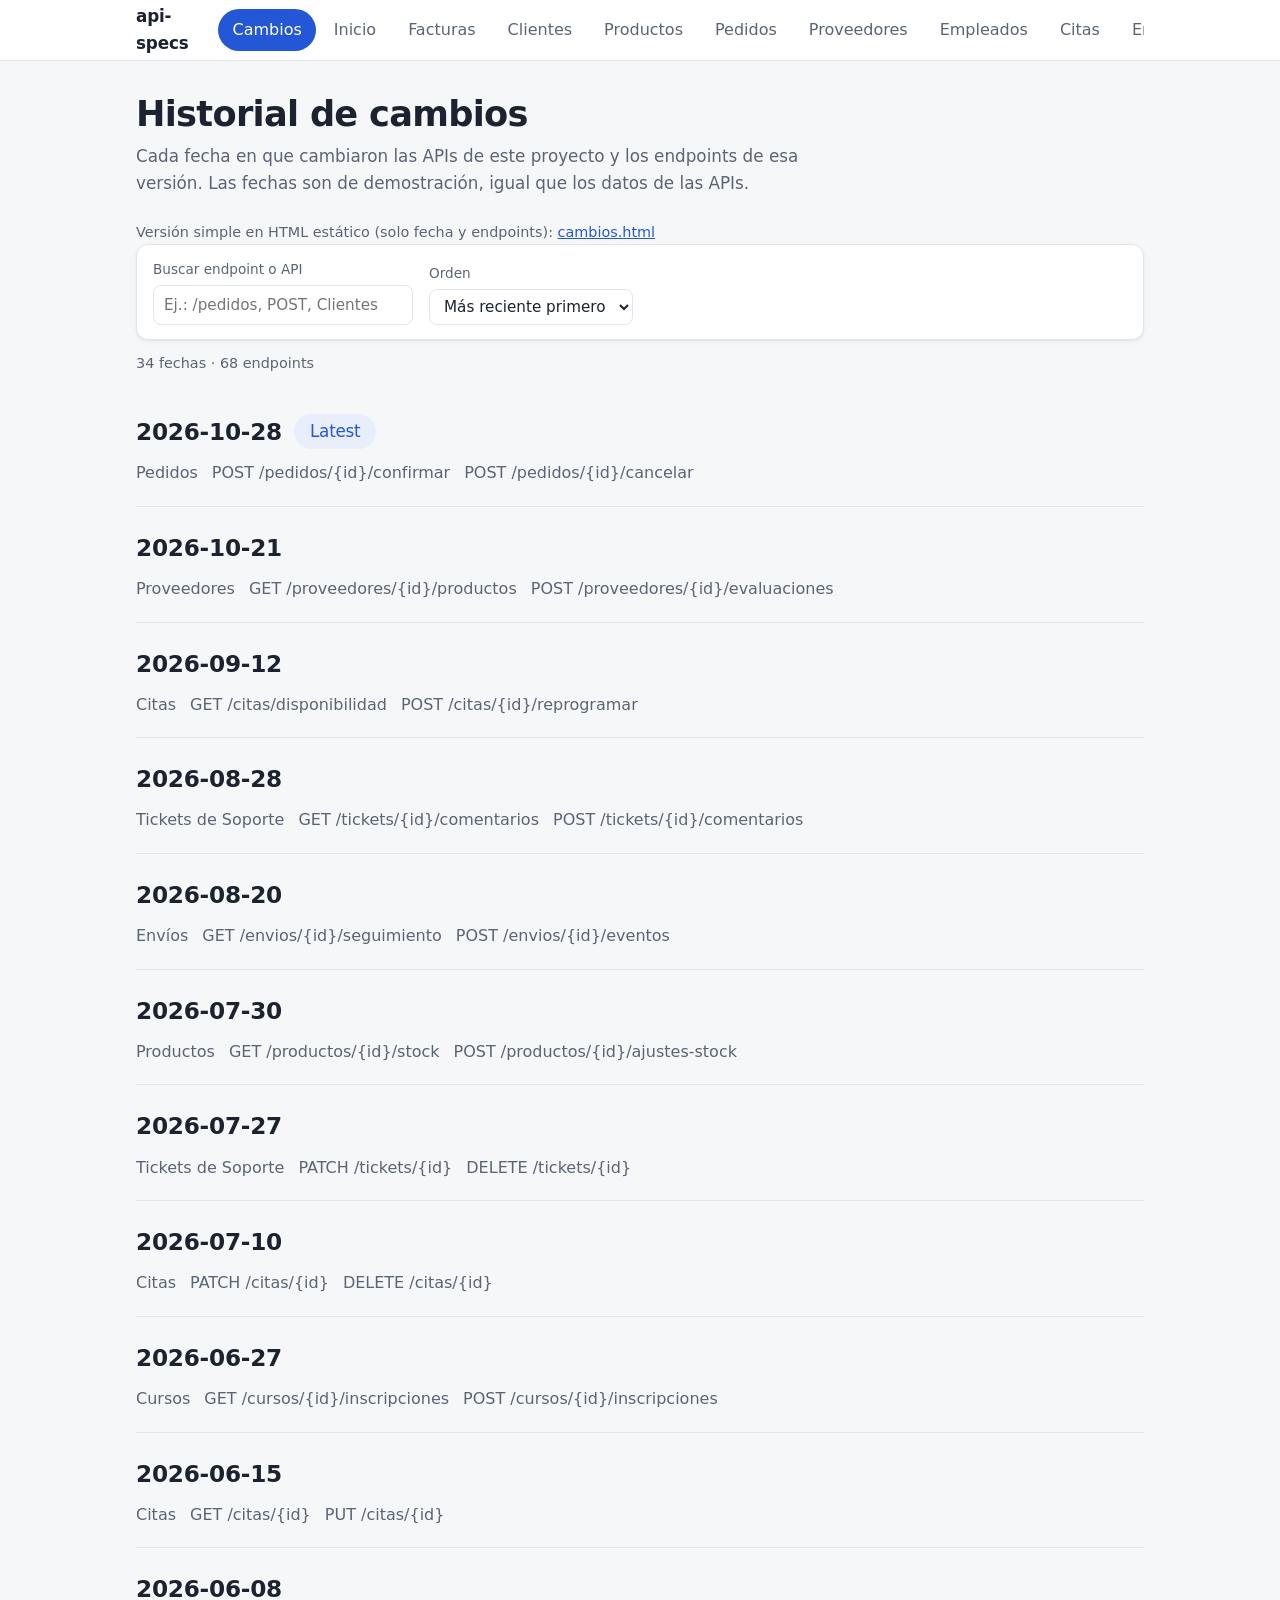
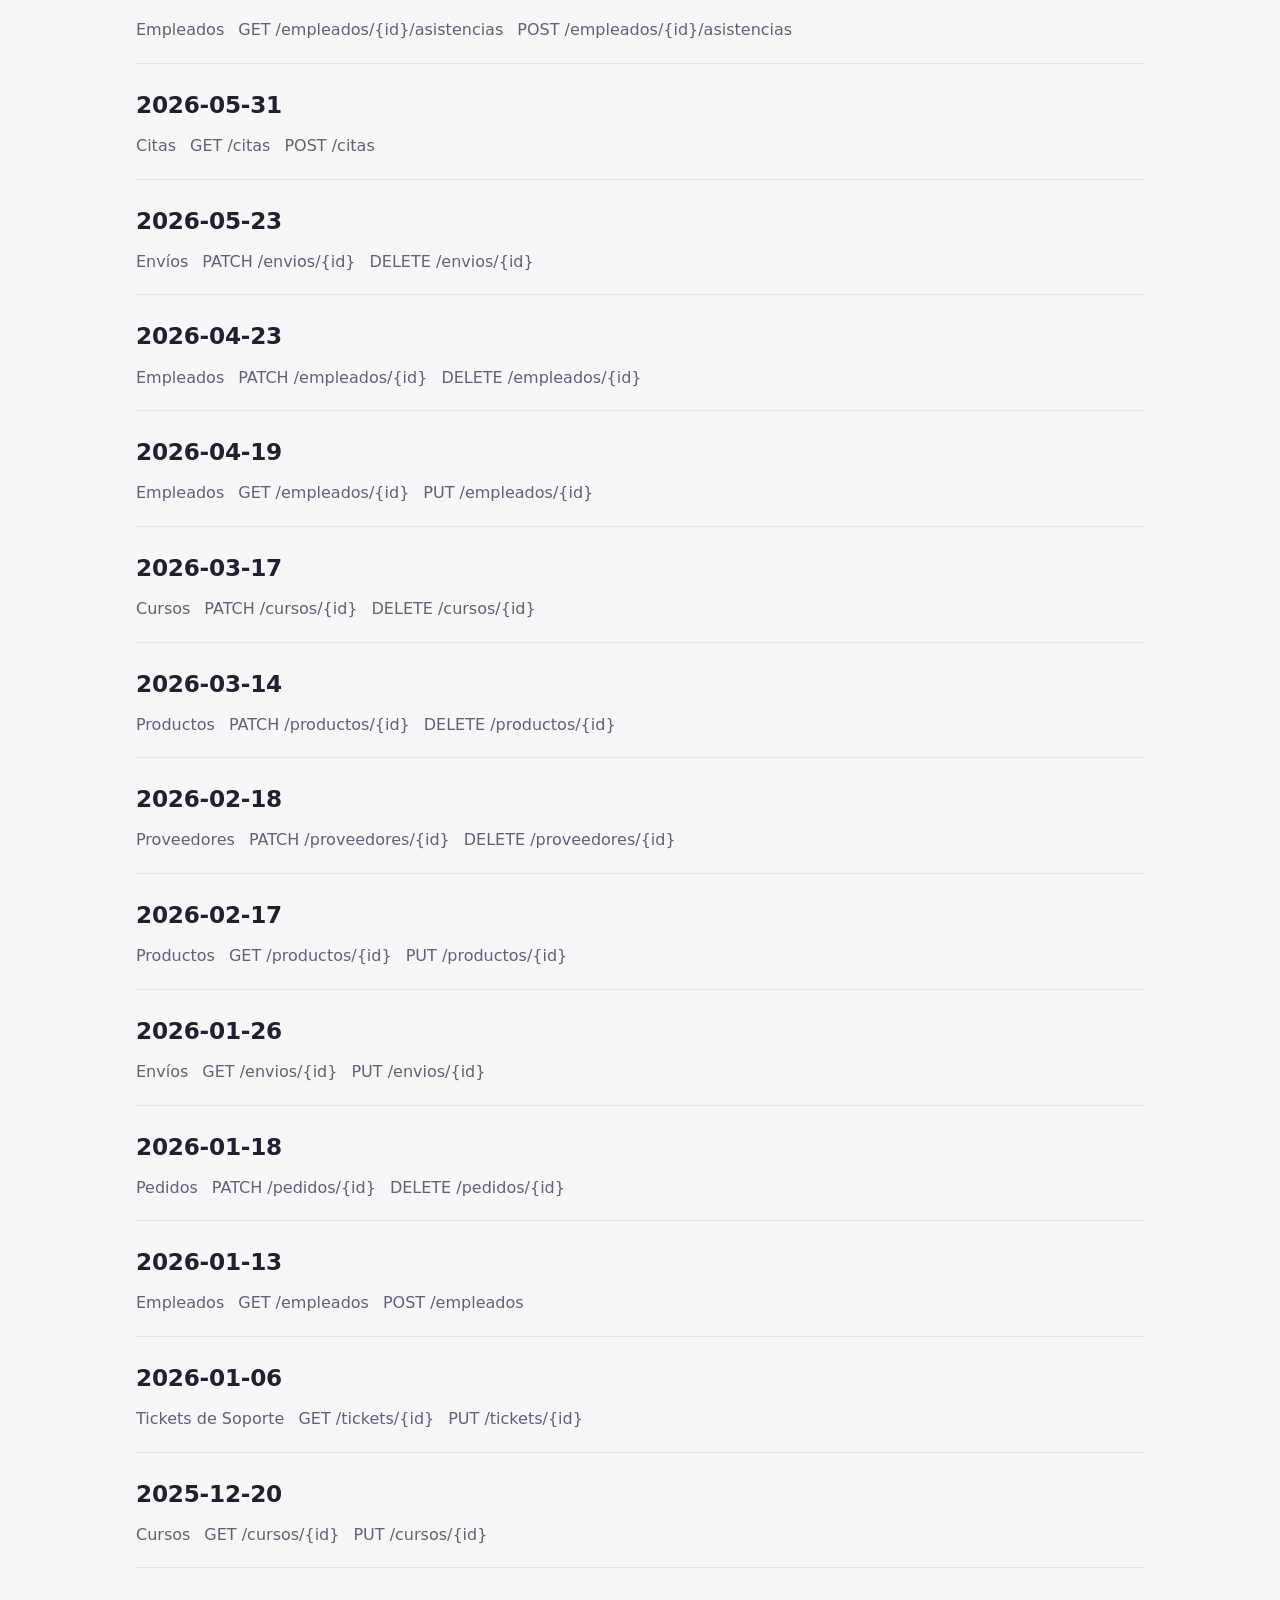
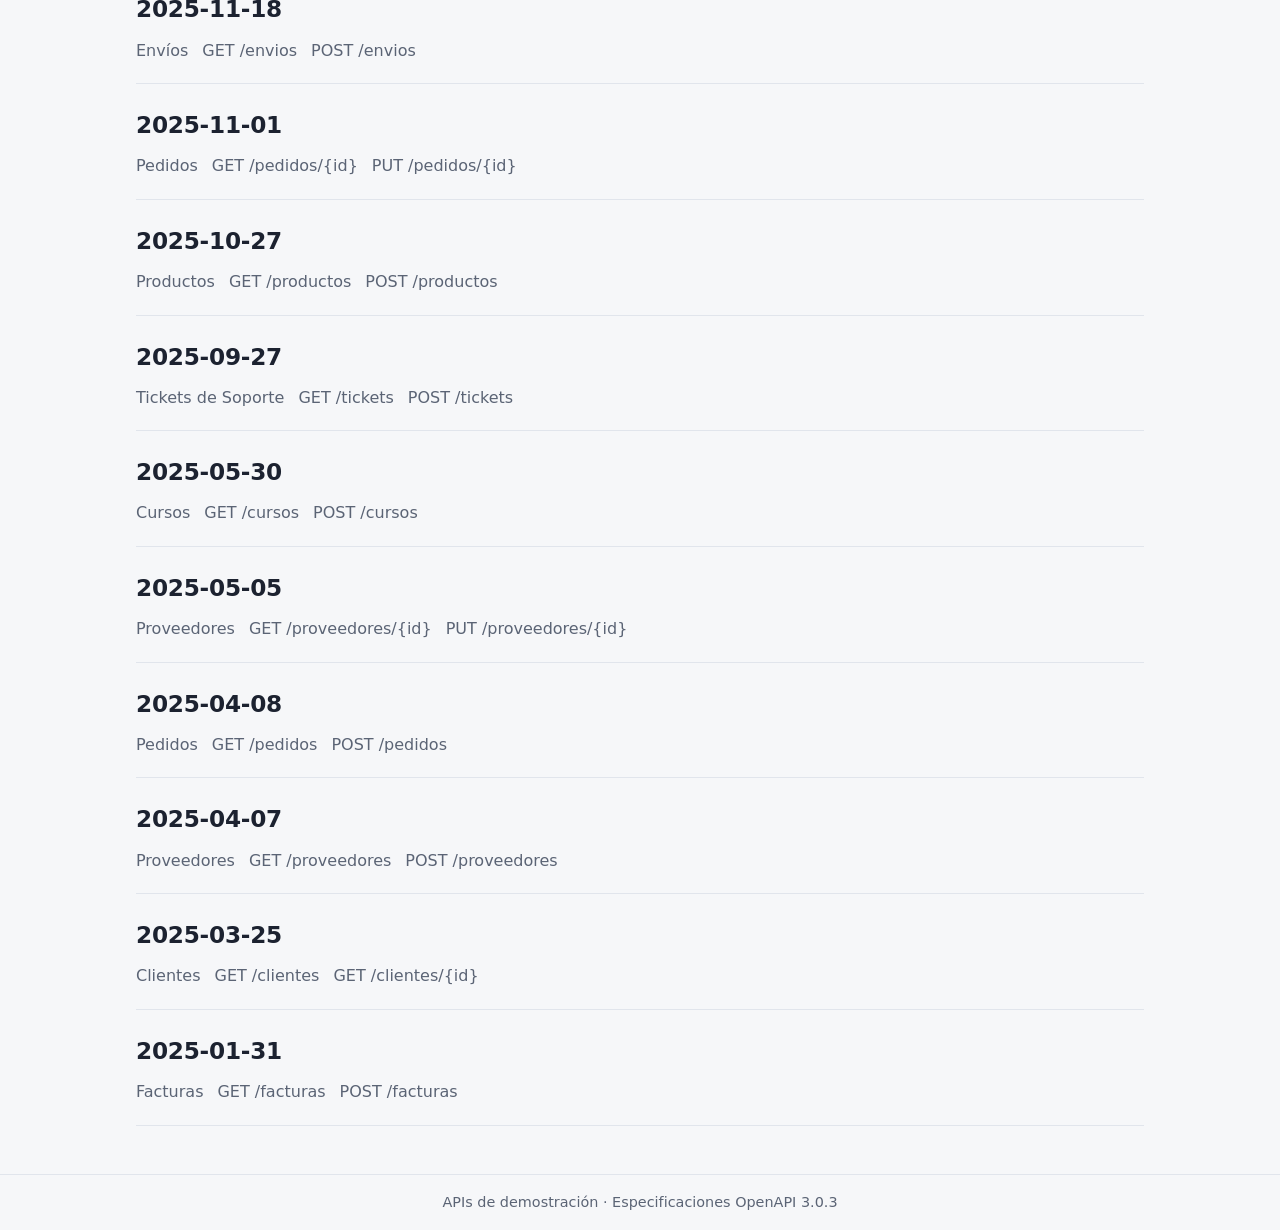
<file: index.html>
<!doctype html>
<html lang="es">
<head>
  <meta charset="utf-8">
  <meta name="viewport" content="width=device-width, initial-scale=1">
  <title>Documentación de APIs</title>
  <meta name="description" content="Portal para consultar y descargar las especificaciones OpenAPI de 10 APIs de demostración.">
  <link rel="stylesheet" href="./styles.css?v=6">
</head>
<body>
  <a class="skip" href="#contenido" data-skip>Saltar al contenido</a>

  <header class="topbar">
    <div class="topbar__inner">
      <a class="brand" href="#cambios">api-specs</a>
      <!-- Los enlaces de cada API se generan desde specs/catalogo.json -->
      <nav class="menu" aria-label="Principal" data-menu>
        <a class="menu__link" href="#cambios" data-route="cambios">Cambios</a>
        <a class="menu__link" href="#inicio" data-route="inicio">Inicio</a>
      </nav>
    </div>
  </header>

  <main id="contenido" class="page" tabindex="-1">
    <!-- Inicio -->
    <section class="view" data-view="inicio" aria-labelledby="titulo-inicio" hidden>
      <h1 id="titulo-inicio" tabindex="-1">Documentación de APIs</h1>
      <p class="lead">
        Consulta los endpoints, ejemplos de solicitud y respuesta, y descarga la
        especificación OpenAPI 3.0.3 en formato JSON de cada API.
        Todas las APIs son demostraciones con datos ficticios.
      </p>
      <div class="cards" data-cards></div>
    </section>

    <!-- Una sola vista para cualquier API del catálogo -->
    <section class="view" data-view="api" aria-labelledby="titulo-api" hidden>
      <div class="spec-head">
        <div>
          <h1 id="titulo-api" tabindex="-1" data-field="title">API</h1>
          <p class="meta"><span class="badge" data-field="version">v…</span> <span class="badge badge--muted" data-field="count"></span> <span class="badge badge--muted">Demostración</span></p>
        </div>
        <a class="btn" href="#" download data-field="download">
          <svg aria-hidden="true" viewBox="0 0 24 24" width="18" height="18"><path fill="currentColor" d="M12 3a1 1 0 0 1 1 1v9.59l3.3-3.3a1 1 0 1 1 1.4 1.42l-5 5a1 1 0 0 1-1.4 0l-5-5a1 1 0 1 1 1.4-1.42l3.3 3.3V4a1 1 0 0 1 1-1Zm-8 15a1 1 0 0 1 1 1v1h14v-1a1 1 0 1 1 2 0v2a1 1 0 0 1-1 1H4a1 1 0 0 1-1-1v-2a1 1 0 0 1 1-1Z"/></svg>
          Descargar JSON
        </a>
      </div>
      <p class="lead" data-field="description">Cargando especificación…</p>
      <p class="server" data-field="server"></p>
      <div class="endpoints" data-field="endpoints"></div>
    </section>
    <!-- Historial de cambios: fechas y endpoints de las APIs del proyecto -->
    <section class="view" data-view="cambios" aria-labelledby="titulo-cambios">
      <h1 id="titulo-cambios" tabindex="-1">Historial de cambios</h1>
      <p class="lead">
        Cada fecha en que cambiaron las APIs de este proyecto y los endpoints de esa versión.
        Las fechas son de demostración, igual que los datos de las APIs.
      </p>
      <p class="cl-resumen">Versión simple en HTML estático (solo fecha y endpoints): <a href="./cambios.html">cambios.html</a></p>
      <div class="cl-tools">
        <label class="cl-field">
          <span>Buscar endpoint o API</span>
          <input type="search" placeholder="Ej.: /pedidos, POST, Clientes" data-cl="q">
        </label>
        <label class="cl-field">
          <span>Orden</span>
          <select data-cl="orden">
            <option value="desc">Más reciente primero</option>
            <option value="asc">Más antigua primero</option>
          </select>
        </label>
      </div>
      <p class="cl-resumen" data-cl="resumen" aria-live="polite"></p>
      <div data-cl="lista"></div>
    </section>
  </main>

  <footer class="footer">
    <p>APIs de demostración · Especificaciones OpenAPI 3.0.3</p>
  </footer>

  <script src="./app.js?v=6"></script>
</body>
</html>
</file>
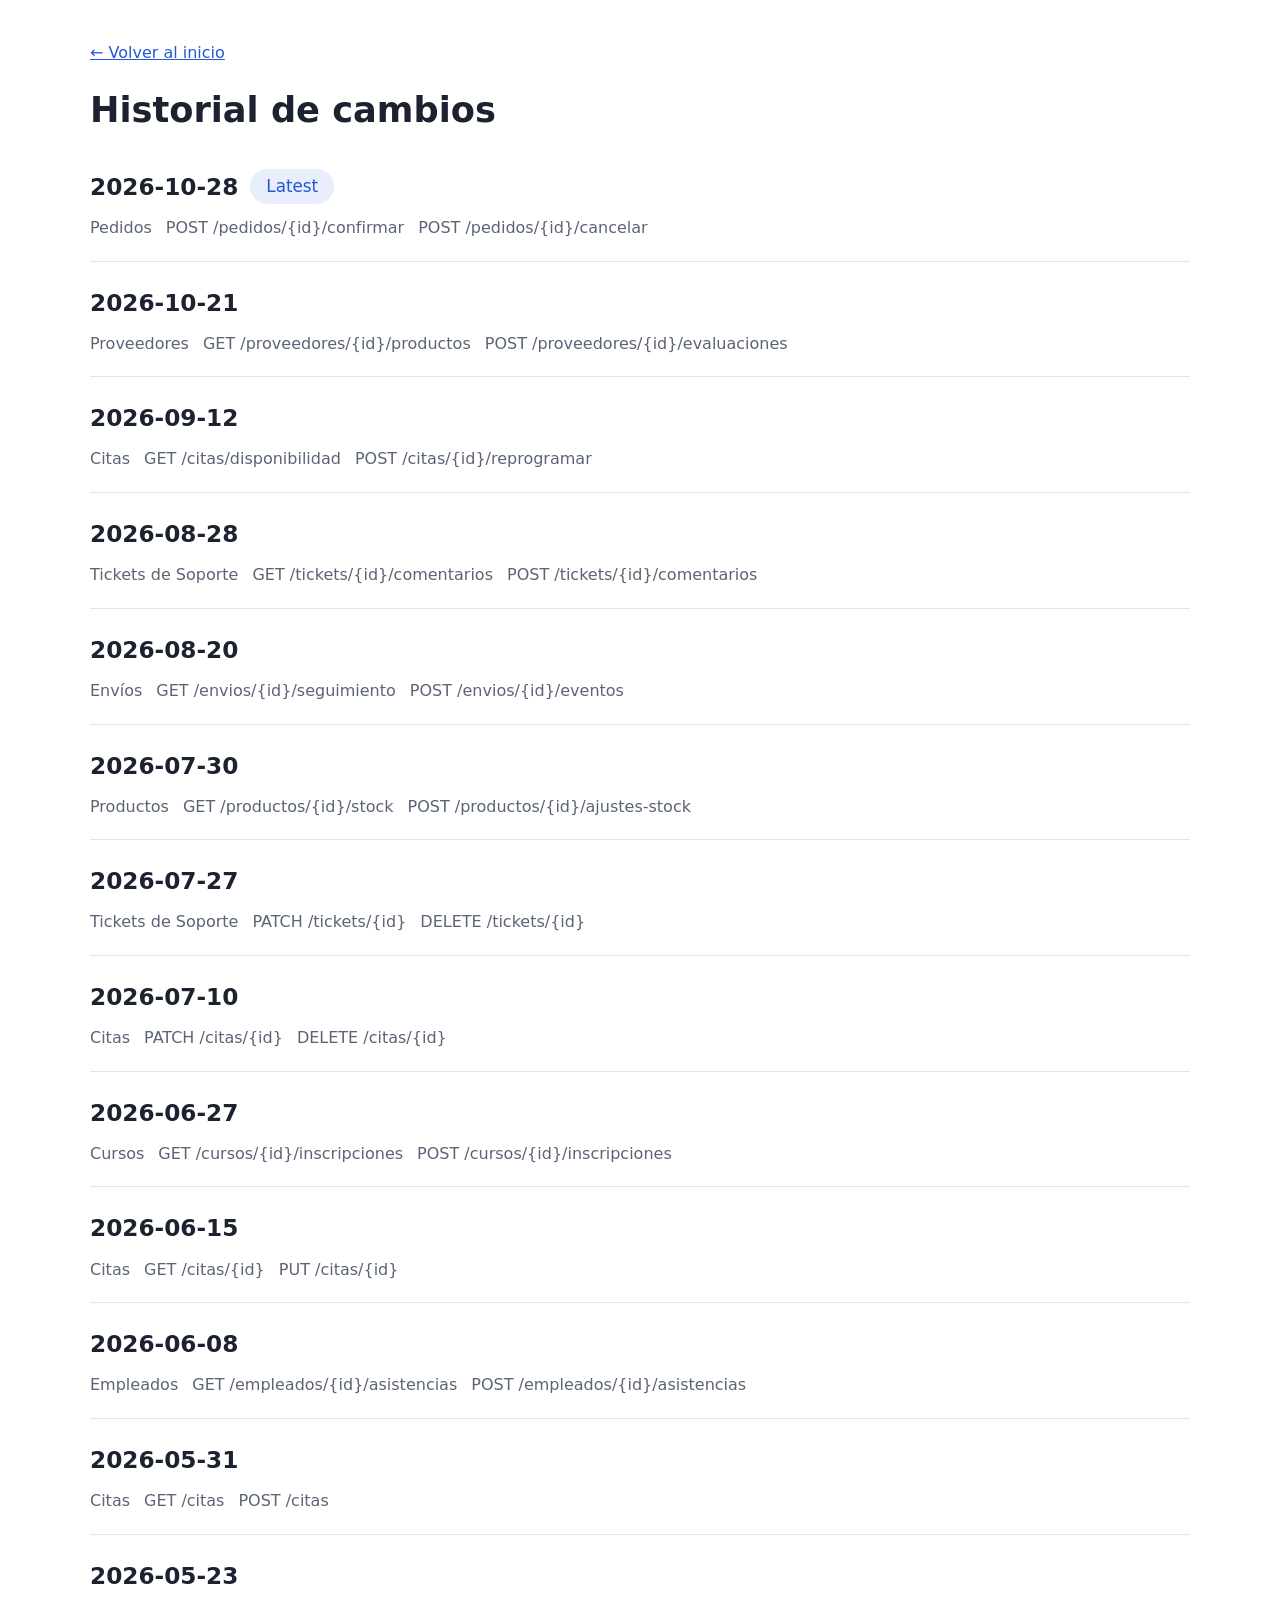
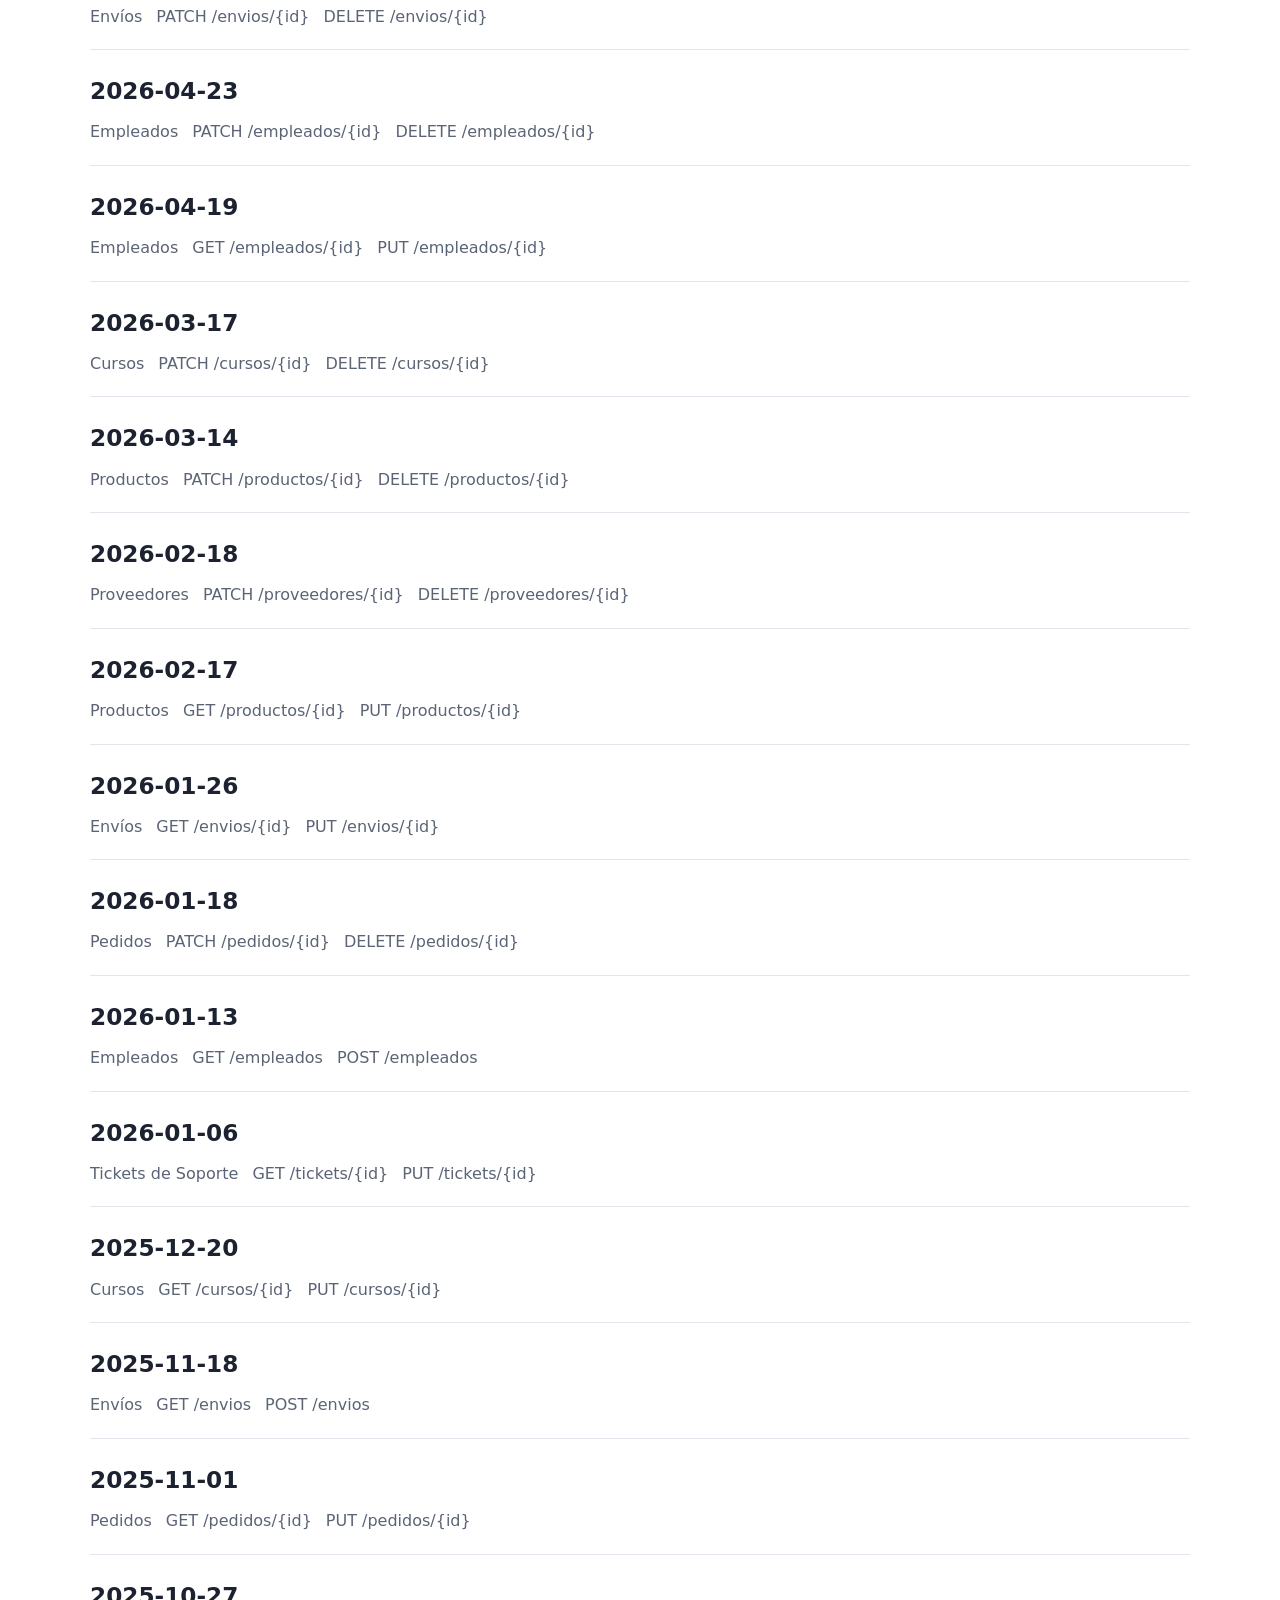
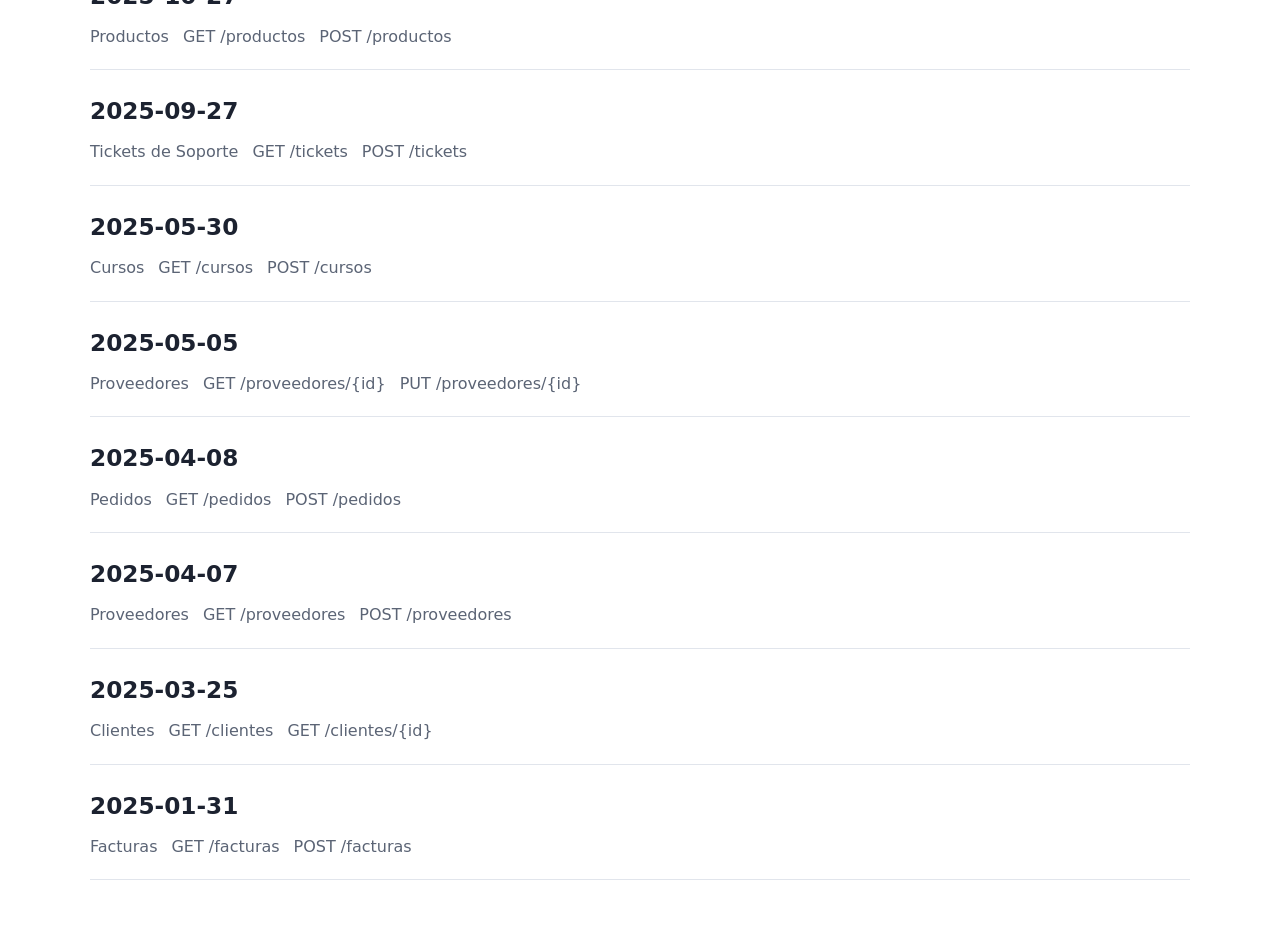
<file: cambios.html>
<!doctype html>
<html lang="es">
<head>
  <meta charset="utf-8">
  <meta name="viewport" content="width=device-width, initial-scale=1">
  <title>Historial de cambios · fechas y endpoints</title>
  <style>
    body { font: 16px/1.6 system-ui, "Segoe UI", Roboto, Arial, sans-serif; margin: 0; background: #fff; color: #1c2230; }
    main { max-width: 1100px; margin: 0 auto; padding: 24px 24px 48px; }
    a { color: #2457d6; }
    h1 { margin: 8px 0 8px; font-size: 2.2rem; }
    .fecha { padding: 22px 0 20px; border-bottom: 1px solid #e1e5ec; }
    .fecha h2 { margin: 0; font-size: 1.45rem; font-weight: 600; display: flex; align-items: center; gap: 12px; }
    .latest { font-size: 1.05rem; font-weight: 500; color: #2457d6; background: #e8eefc; padding: 4px 16px; border-radius: 999px; }
    .tags { margin: 10px 0 0; display: flex; flex-wrap: wrap; gap: 4px 14px; color: #5b6475; }
    .tags a, .tags code { color: #5b6475; text-decoration: none; font: inherit; }
    .tags a:hover { color: #2457d6; text-decoration: underline; }
  </style>
</head>
<body>
  <main>
    <p><a href="./#inicio">← Volver al inicio</a></p>
    <h1>Historial de cambios</h1>
    <section class="fecha" id="2026-10-28">
      <h2><time datetime="2026-10-28">2026-10-28</time> <span class="latest">Latest</span></h2>
      <p class="tags"><a class="api" href="./#pedidos">Pedidos</a><code class="endpoint" title="Confirmar un pedido"><span class="metodo">POST</span> /pedidos/{id}/confirmar</code><code class="endpoint" title="Cancelar un pedido"><span class="metodo">POST</span> /pedidos/{id}/cancelar</code></p>
    </section>
    <section class="fecha" id="2026-10-21">
      <h2><time datetime="2026-10-21">2026-10-21</time></h2>
      <p class="tags"><a class="api" href="./#proveedores">Proveedores</a><code class="endpoint" title="Listar productos suministrados"><span class="metodo">GET</span> /proveedores/{id}/productos</code><code class="endpoint" title="Evaluar un proveedor"><span class="metodo">POST</span> /proveedores/{id}/evaluaciones</code></p>
    </section>
    <section class="fecha" id="2026-09-12">
      <h2><time datetime="2026-09-12">2026-09-12</time></h2>
      <p class="tags"><a class="api" href="./#citas">Citas</a><code class="endpoint" title="Consultar disponibilidad"><span class="metodo">GET</span> /citas/disponibilidad</code><code class="endpoint" title="Reprogramar una cita"><span class="metodo">POST</span> /citas/{id}/reprogramar</code></p>
    </section>
    <section class="fecha" id="2026-08-28">
      <h2><time datetime="2026-08-28">2026-08-28</time></h2>
      <p class="tags"><a class="api" href="./#tickets">Tickets de Soporte</a><code class="endpoint" title="Listar comentarios"><span class="metodo">GET</span> /tickets/{id}/comentarios</code><code class="endpoint" title="Agregar un comentario"><span class="metodo">POST</span> /tickets/{id}/comentarios</code></p>
    </section>
    <section class="fecha" id="2026-08-20">
      <h2><time datetime="2026-08-20">2026-08-20</time></h2>
      <p class="tags"><a class="api" href="./#envios">Envíos</a><code class="endpoint" title="Ver el seguimiento"><span class="metodo">GET</span> /envios/{id}/seguimiento</code><code class="endpoint" title="Registrar un evento"><span class="metodo">POST</span> /envios/{id}/eventos</code></p>
    </section>
    <section class="fecha" id="2026-07-30">
      <h2><time datetime="2026-07-30">2026-07-30</time></h2>
      <p class="tags"><a class="api" href="./#productos">Productos</a><code class="endpoint" title="Consultar stock"><span class="metodo">GET</span> /productos/{id}/stock</code><code class="endpoint" title="Ajustar stock"><span class="metodo">POST</span> /productos/{id}/ajustes-stock</code></p>
    </section>
    <section class="fecha" id="2026-07-27">
      <h2><time datetime="2026-07-27">2026-07-27</time></h2>
      <p class="tags"><a class="api" href="./#tickets">Tickets de Soporte</a><code class="endpoint" title="Actualizar un ticket parcialmente"><span class="metodo">PATCH</span> /tickets/{id}</code><code class="endpoint" title="Eliminar un ticket"><span class="metodo">DELETE</span> /tickets/{id}</code></p>
    </section>
    <section class="fecha" id="2026-07-10">
      <h2><time datetime="2026-07-10">2026-07-10</time></h2>
      <p class="tags"><a class="api" href="./#citas">Citas</a><code class="endpoint" title="Actualizar una cita parcialmente"><span class="metodo">PATCH</span> /citas/{id}</code><code class="endpoint" title="Eliminar una cita"><span class="metodo">DELETE</span> /citas/{id}</code></p>
    </section>
    <section class="fecha" id="2026-06-27">
      <h2><time datetime="2026-06-27">2026-06-27</time></h2>
      <p class="tags"><a class="api" href="./#cursos">Cursos</a><code class="endpoint" title="Listar inscripciones"><span class="metodo">GET</span> /cursos/{id}/inscripciones</code><code class="endpoint" title="Inscribir a un alumno"><span class="metodo">POST</span> /cursos/{id}/inscripciones</code></p>
    </section>
    <section class="fecha" id="2026-06-15">
      <h2><time datetime="2026-06-15">2026-06-15</time></h2>
      <p class="tags"><a class="api" href="./#citas">Citas</a><code class="endpoint" title="Obtener una cita"><span class="metodo">GET</span> /citas/{id}</code><code class="endpoint" title="Reemplazar una cita"><span class="metodo">PUT</span> /citas/{id}</code></p>
    </section>
    <section class="fecha" id="2026-06-08">
      <h2><time datetime="2026-06-08">2026-06-08</time></h2>
      <p class="tags"><a class="api" href="./#empleados">Empleados</a><code class="endpoint" title="Listar asistencias"><span class="metodo">GET</span> /empleados/{id}/asistencias</code><code class="endpoint" title="Registrar una marca de asistencia"><span class="metodo">POST</span> /empleados/{id}/asistencias</code></p>
    </section>
    <section class="fecha" id="2026-05-31">
      <h2><time datetime="2026-05-31">2026-05-31</time></h2>
      <p class="tags"><a class="api" href="./#citas">Citas</a><code class="endpoint" title="Listar citas"><span class="metodo">GET</span> /citas</code><code class="endpoint" title="Crear una cita"><span class="metodo">POST</span> /citas</code></p>
    </section>
    <section class="fecha" id="2026-05-23">
      <h2><time datetime="2026-05-23">2026-05-23</time></h2>
      <p class="tags"><a class="api" href="./#envios">Envíos</a><code class="endpoint" title="Actualizar un envío parcialmente"><span class="metodo">PATCH</span> /envios/{id}</code><code class="endpoint" title="Eliminar un envío"><span class="metodo">DELETE</span> /envios/{id}</code></p>
    </section>
    <section class="fecha" id="2026-04-23">
      <h2><time datetime="2026-04-23">2026-04-23</time></h2>
      <p class="tags"><a class="api" href="./#empleados">Empleados</a><code class="endpoint" title="Actualizar un empleado parcialmente"><span class="metodo">PATCH</span> /empleados/{id}</code><code class="endpoint" title="Eliminar un empleado"><span class="metodo">DELETE</span> /empleados/{id}</code></p>
    </section>
    <section class="fecha" id="2026-04-19">
      <h2><time datetime="2026-04-19">2026-04-19</time></h2>
      <p class="tags"><a class="api" href="./#empleados">Empleados</a><code class="endpoint" title="Obtener un empleado"><span class="metodo">GET</span> /empleados/{id}</code><code class="endpoint" title="Reemplazar un empleado"><span class="metodo">PUT</span> /empleados/{id}</code></p>
    </section>
    <section class="fecha" id="2026-03-17">
      <h2><time datetime="2026-03-17">2026-03-17</time></h2>
      <p class="tags"><a class="api" href="./#cursos">Cursos</a><code class="endpoint" title="Actualizar un curso parcialmente"><span class="metodo">PATCH</span> /cursos/{id}</code><code class="endpoint" title="Eliminar un curso"><span class="metodo">DELETE</span> /cursos/{id}</code></p>
    </section>
    <section class="fecha" id="2026-03-14">
      <h2><time datetime="2026-03-14">2026-03-14</time></h2>
      <p class="tags"><a class="api" href="./#productos">Productos</a><code class="endpoint" title="Actualizar un producto parcialmente"><span class="metodo">PATCH</span> /productos/{id}</code><code class="endpoint" title="Eliminar un producto"><span class="metodo">DELETE</span> /productos/{id}</code></p>
    </section>
    <section class="fecha" id="2026-02-18">
      <h2><time datetime="2026-02-18">2026-02-18</time></h2>
      <p class="tags"><a class="api" href="./#proveedores">Proveedores</a><code class="endpoint" title="Actualizar un proveedor parcialmente"><span class="metodo">PATCH</span> /proveedores/{id}</code><code class="endpoint" title="Eliminar un proveedor"><span class="metodo">DELETE</span> /proveedores/{id}</code></p>
    </section>
    <section class="fecha" id="2026-02-17">
      <h2><time datetime="2026-02-17">2026-02-17</time></h2>
      <p class="tags"><a class="api" href="./#productos">Productos</a><code class="endpoint" title="Obtener un producto"><span class="metodo">GET</span> /productos/{id}</code><code class="endpoint" title="Reemplazar un producto"><span class="metodo">PUT</span> /productos/{id}</code></p>
    </section>
    <section class="fecha" id="2026-01-26">
      <h2><time datetime="2026-01-26">2026-01-26</time></h2>
      <p class="tags"><a class="api" href="./#envios">Envíos</a><code class="endpoint" title="Obtener un envío"><span class="metodo">GET</span> /envios/{id}</code><code class="endpoint" title="Reemplazar un envío"><span class="metodo">PUT</span> /envios/{id}</code></p>
    </section>
    <section class="fecha" id="2026-01-18">
      <h2><time datetime="2026-01-18">2026-01-18</time></h2>
      <p class="tags"><a class="api" href="./#pedidos">Pedidos</a><code class="endpoint" title="Actualizar un pedido parcialmente"><span class="metodo">PATCH</span> /pedidos/{id}</code><code class="endpoint" title="Eliminar un pedido"><span class="metodo">DELETE</span> /pedidos/{id}</code></p>
    </section>
    <section class="fecha" id="2026-01-13">
      <h2><time datetime="2026-01-13">2026-01-13</time></h2>
      <p class="tags"><a class="api" href="./#empleados">Empleados</a><code class="endpoint" title="Listar empleados"><span class="metodo">GET</span> /empleados</code><code class="endpoint" title="Crear un empleado"><span class="metodo">POST</span> /empleados</code></p>
    </section>
    <section class="fecha" id="2026-01-06">
      <h2><time datetime="2026-01-06">2026-01-06</time></h2>
      <p class="tags"><a class="api" href="./#tickets">Tickets de Soporte</a><code class="endpoint" title="Obtener un ticket"><span class="metodo">GET</span> /tickets/{id}</code><code class="endpoint" title="Reemplazar un ticket"><span class="metodo">PUT</span> /tickets/{id}</code></p>
    </section>
    <section class="fecha" id="2025-12-20">
      <h2><time datetime="2025-12-20">2025-12-20</time></h2>
      <p class="tags"><a class="api" href="./#cursos">Cursos</a><code class="endpoint" title="Obtener un curso"><span class="metodo">GET</span> /cursos/{id}</code><code class="endpoint" title="Reemplazar un curso"><span class="metodo">PUT</span> /cursos/{id}</code></p>
    </section>
    <section class="fecha" id="2025-11-18">
      <h2><time datetime="2025-11-18">2025-11-18</time></h2>
      <p class="tags"><a class="api" href="./#envios">Envíos</a><code class="endpoint" title="Listar envíos"><span class="metodo">GET</span> /envios</code><code class="endpoint" title="Crear un envío"><span class="metodo">POST</span> /envios</code></p>
    </section>
    <section class="fecha" id="2025-11-01">
      <h2><time datetime="2025-11-01">2025-11-01</time></h2>
      <p class="tags"><a class="api" href="./#pedidos">Pedidos</a><code class="endpoint" title="Obtener un pedido"><span class="metodo">GET</span> /pedidos/{id}</code><code class="endpoint" title="Reemplazar un pedido"><span class="metodo">PUT</span> /pedidos/{id}</code></p>
    </section>
    <section class="fecha" id="2025-10-27">
      <h2><time datetime="2025-10-27">2025-10-27</time></h2>
      <p class="tags"><a class="api" href="./#productos">Productos</a><code class="endpoint" title="Listar productos"><span class="metodo">GET</span> /productos</code><code class="endpoint" title="Crear un producto"><span class="metodo">POST</span> /productos</code></p>
    </section>
    <section class="fecha" id="2025-09-27">
      <h2><time datetime="2025-09-27">2025-09-27</time></h2>
      <p class="tags"><a class="api" href="./#tickets">Tickets de Soporte</a><code class="endpoint" title="Listar tickets"><span class="metodo">GET</span> /tickets</code><code class="endpoint" title="Crear un ticket"><span class="metodo">POST</span> /tickets</code></p>
    </section>
    <section class="fecha" id="2025-05-30">
      <h2><time datetime="2025-05-30">2025-05-30</time></h2>
      <p class="tags"><a class="api" href="./#cursos">Cursos</a><code class="endpoint" title="Listar cursos"><span class="metodo">GET</span> /cursos</code><code class="endpoint" title="Crear un curso"><span class="metodo">POST</span> /cursos</code></p>
    </section>
    <section class="fecha" id="2025-05-05">
      <h2><time datetime="2025-05-05">2025-05-05</time></h2>
      <p class="tags"><a class="api" href="./#proveedores">Proveedores</a><code class="endpoint" title="Obtener un proveedor"><span class="metodo">GET</span> /proveedores/{id}</code><code class="endpoint" title="Reemplazar un proveedor"><span class="metodo">PUT</span> /proveedores/{id}</code></p>
    </section>
    <section class="fecha" id="2025-04-08">
      <h2><time datetime="2025-04-08">2025-04-08</time></h2>
      <p class="tags"><a class="api" href="./#pedidos">Pedidos</a><code class="endpoint" title="Listar pedidos"><span class="metodo">GET</span> /pedidos</code><code class="endpoint" title="Crear un pedido"><span class="metodo">POST</span> /pedidos</code></p>
    </section>
    <section class="fecha" id="2025-04-07">
      <h2><time datetime="2025-04-07">2025-04-07</time></h2>
      <p class="tags"><a class="api" href="./#proveedores">Proveedores</a><code class="endpoint" title="Listar proveedores"><span class="metodo">GET</span> /proveedores</code><code class="endpoint" title="Crear un proveedor"><span class="metodo">POST</span> /proveedores</code></p>
    </section>
    <section class="fecha" id="2025-03-25">
      <h2><time datetime="2025-03-25">2025-03-25</time></h2>
      <p class="tags"><a class="api" href="./#clientes">Clientes</a><code class="endpoint" title="Listar clientes"><span class="metodo">GET</span> /clientes</code><code class="endpoint" title="Obtener un cliente"><span class="metodo">GET</span> /clientes/{id}</code></p>
    </section>
    <section class="fecha" id="2025-01-31">
      <h2><time datetime="2025-01-31">2025-01-31</time></h2>
      <p class="tags"><a class="api" href="./#facturas">Facturas</a><code class="endpoint" title="Listar facturas"><span class="metodo">GET</span> /facturas</code><code class="endpoint" title="Crear una factura"><span class="metodo">POST</span> /facturas</code></p>
    </section>
  </main>
</body>
</html>
</file>
<file: styles.css>
:root {
  --bg: #f6f7f9;
  --surface: #ffffff;
  --text: #1c2230;
  --muted: #5b6475;
  --border: #e1e5ec;
  --accent: #2457d6;
  --accent-hover: #1b45ad;
  --accent-soft: #e8eefc;
  --code-bg: #0f1623;
  --code-text: #e3e8f2;
  --get: #127a4a;
  --get-bg: #e3f5ec;
  --post: #9a5b00;
  --post-bg: #fdf0dc;
  --put: #1d4ed8;
  --put-bg: #e5edff;
  --patch: #6d28d9;
  --patch-bg: #f0e8ff;
  --delete: #b42318;
  --delete-bg: #fde8e7;
  --radius: 12px;
  --shadow: 0 1px 2px rgba(16, 24, 40, .06), 0 2px 8px rgba(16, 24, 40, .04);
  color-scheme: light;
}

* { box-sizing: border-box; }

html { scroll-behavior: smooth; }

body {
  margin: 0;
  background: var(--bg);
  color: var(--text);
  font: 16px/1.6 system-ui, -apple-system, "Segoe UI", Roboto, "Helvetica Neue", Arial, sans-serif;
  display: flex;
  flex-direction: column;
  min-height: 100vh;
}

a { color: var(--accent); }

.skip {
  position: absolute;
  left: -9999px;
}
.skip:focus {
  left: 16px;
  top: 8px;
  z-index: 10;
  background: var(--surface);
  padding: 8px 12px;
  border-radius: 8px;
}

/* ---------- Barra superior ---------- */
.topbar {
  position: sticky;
  top: 0;
  z-index: 5;
  background: var(--surface);
  border-bottom: 1px solid var(--border);
}
.topbar__inner {
  max-width: 1040px;
  margin: 0 auto;
  padding: 0 16px;
  display: flex;
  align-items: center;
  justify-content: space-between;
  gap: 12px;
  min-height: 60px;
}
.brand {
  font-weight: 700;
  font-size: 1.05rem;
  color: var(--text);
  text-decoration: none;
  letter-spacing: -.01em;
}
/* Con 10 APIs el menú no cabe: se desliza horizontalmente sin mover la página. */
.menu {
  display: flex;
  gap: 4px;
  min-width: 0;
  overflow-x: auto;
  scrollbar-width: thin;
  padding: 4px 0;
}
.page:focus { outline: none; }
.menu__link {
  padding: 8px 14px;
  border-radius: 999px;
  color: var(--muted);
  text-decoration: none;
  font-weight: 500;
  white-space: nowrap;
}
.menu__link:hover { background: var(--bg); color: var(--text); }
.menu__link[aria-current="page"] {
  background: var(--accent);
  color: #fff;
}

/* ---------- Contenido ---------- */
.page {
  flex: 1;
  width: 100%;
  max-width: 1040px;
  margin: 0 auto;
  padding: 32px 16px 48px;
}

h1 {
  font-size: clamp(1.6rem, 4vw, 2.2rem);
  line-height: 1.2;
  margin: 0 0 8px;
  letter-spacing: -.02em;
}
h1:focus { outline: none; }

.lead {
  color: var(--muted);
  font-size: 1.05rem;
  max-width: 68ch;
  margin: 0 0 24px;
}

/* Tarjetas de inicio */
.cards {
  display: grid;
  grid-template-columns: repeat(auto-fit, minmax(260px, 1fr));
  gap: 16px;
}
.card {
  display: flex;
  flex-direction: column;
  gap: 6px;
  padding: 24px;
  background: var(--surface);
  border: 1px solid var(--border);
  border-radius: var(--radius);
  box-shadow: var(--shadow);
  color: var(--text);
  text-decoration: none;
  transition: border-color .15s, transform .15s;
}
.card:hover { border-color: var(--accent); transform: translateY(-2px); }
.card__eyebrow { font-size: .8rem; color: var(--muted); text-transform: uppercase; letter-spacing: .06em; }
.card__title { font-size: 1.3rem; font-weight: 700; }
.card__text { color: var(--muted); }
.card__cta { margin-top: 8px; color: var(--accent); font-weight: 600; }

/* Cabecera de especificación */
.spec-head {
  display: flex;
  flex-wrap: wrap;
  align-items: flex-start;
  justify-content: space-between;
  gap: 16px;
  margin-bottom: 8px;
}
.meta { margin: 0 0 12px; display: flex; gap: 8px; flex-wrap: wrap; }
.badge {
  display: inline-block;
  padding: 2px 10px;
  border-radius: 999px;
  background: var(--accent-soft);
  color: var(--accent);
  font-size: .85rem;
  font-weight: 600;
}
.badge--muted { background: var(--bg); color: var(--muted); border: 1px solid var(--border); }

.btn {
  display: inline-flex;
  align-items: center;
  gap: 8px;
  padding: 12px 20px;
  border-radius: 10px;
  background: var(--accent);
  color: #fff;
  font-weight: 600;
  text-decoration: none;
  box-shadow: var(--shadow);
  white-space: nowrap;
}
.btn:hover { background: var(--accent-hover); }
.btn:focus-visible, .menu__link:focus-visible, .card:focus-visible {
  outline: 3px solid var(--accent);
  outline-offset: 2px;
}

.server { color: var(--muted); font-size: .95rem; margin: -12px 0 24px; }
.server code { background: var(--surface); border: 1px solid var(--border); padding: 1px 6px; border-radius: 6px; }

/* Endpoints */
.endpoints { display: grid; gap: 16px; }
.endpoint {
  background: var(--surface);
  border: 1px solid var(--border);
  border-radius: var(--radius);
  box-shadow: var(--shadow);
  overflow: hidden;
}
.endpoint__head {
  display: flex;
  align-items: center;
  gap: 12px;
  flex-wrap: wrap;
  padding: 16px 20px;
  border-bottom: 1px solid var(--border);
}
.endpoint__path {
  font: 600 1rem/1.4 ui-monospace, "Cascadia Code", Consolas, monospace;
  word-break: break-all;
}
.endpoint__summary { color: var(--muted); }
.endpoint__body { padding: 16px 20px 20px; }
.endpoint__body > p { margin: 0 0 12px; }

.method {
  display: inline-block;
  min-width: 56px;
  text-align: center;
  padding: 3px 8px;
  border-radius: 6px;
  font: 700 .8rem/1.4 ui-monospace, Consolas, monospace;
}
.method--get { background: var(--get-bg); color: var(--get); }
.method--post { background: var(--post-bg); color: var(--post); }
.method--put { background: var(--put-bg); color: var(--put); }
.method--patch { background: var(--patch-bg); color: var(--patch); }
.method--delete { background: var(--delete-bg); color: var(--delete); }

h3 {
  font-size: .8rem;
  text-transform: uppercase;
  letter-spacing: .06em;
  color: var(--muted);
  margin: 20px 0 8px;
}

.table-wrap { overflow-x: auto; }
table { width: 100%; border-collapse: collapse; font-size: .95rem; }
th, td { text-align: left; padding: 8px 10px; border-bottom: 1px solid var(--border); vertical-align: top; }
th { font-weight: 600; color: var(--muted); font-size: .85rem; }
td code { font-family: ui-monospace, Consolas, monospace; }

.response__title { display: flex; gap: 8px; align-items: baseline; margin: 12px 0 6px; }
.status { font: 700 .9rem ui-monospace, Consolas, monospace; }
.status--ok { color: var(--get); }
.status--err { color: #b42318; }

pre {
  margin: 0;
  background: var(--code-bg);
  color: var(--code-text);
  padding: 14px 16px;
  border-radius: 10px;
  overflow-x: auto;
  font: .88rem/1.55 ui-monospace, "Cascadia Code", Consolas, monospace;
}

.error {
  padding: 16px;
  border-radius: var(--radius);
  background: #fef3f2;
  color: #b42318;
  border: 1px solid #fecdca;
}

.footer {
  border-top: 1px solid var(--border);
  color: var(--muted);
  font-size: .9rem;
  text-align: center;
  padding: 16px;
}
.footer p { margin: 0; }

/* ---------- Celular ---------- */
@media (max-width: 560px) {
  .topbar__inner { flex-direction: column; align-items: stretch; padding: 8px 16px; gap: 6px; }
  .brand { text-align: center; }
  .menu__link { flex: none; padding: 8px 12px; }
  .page { padding-top: 24px; }
  .spec-head .btn { width: 100%; justify-content: center; }
  .endpoint__head, .endpoint__body { padding-left: 16px; padding-right: 16px; }
}

/* ---------- Historial de cambios ---------- */
.cl-tools {
  display: flex;
  flex-wrap: wrap;
  gap: 12px 16px;
  align-items: flex-end;
  background: var(--surface);
  border: 1px solid var(--border);
  border-radius: var(--radius);
  padding: 14px 16px;
  box-shadow: var(--shadow);
}
.cl-field { display: grid; gap: 4px; font-size: .85rem; color: var(--muted); }
.cl-field input, .cl-field select {
  font: inherit;
  font-size: .95rem;
  color: var(--text);
  padding: 7px 10px;
  border: 1px solid var(--border);
  border-radius: 8px;
  background: var(--surface);
  min-width: 170px;
}
.cl-field input { min-width: 260px; }
.cl-field input:focus-visible, .cl-field select:focus-visible, .cl-check input:focus-visible {
  outline: 2px solid var(--accent);
  outline-offset: 1px;
}
.cl-check { display: flex; align-items: center; gap: 6px; font-size: .95rem; padding-bottom: 8px; }
.cl-resumen { color: var(--muted); font-size: .9rem; margin: 12px 0 0; }

.cl-anio {
  margin: 28px 0 8px;
  font-size: 1.4rem;
  position: sticky;
  top: 60px;
  background: var(--bg);
  padding: 6px 0;
  z-index: 2;
}
.cl-timeline { border-left: 2px solid var(--border); margin-left: 6px; padding-left: 20px; display: grid; gap: 14px; }
.cl-item {
  position: relative;
  background: var(--surface);
  border: 1px solid var(--border);
  border-radius: var(--radius);
  padding: 14px 18px;
  box-shadow: var(--shadow);
  scroll-margin-top: 110px;
}
.cl-item::before {
  content: "";
  position: absolute;
  left: -28px;
  top: 20px;
  width: 12px;
  height: 12px;
  border-radius: 50%;
  background: var(--accent);
  border: 2px solid var(--bg);
}
.cl-item__head { display: flex; flex-wrap: wrap; align-items: center; gap: 8px 12px; }
.cl-fecha { font: 700 1.1rem ui-monospace, Consolas, monospace; }
.cl-cuenta { font-size: .85rem; color: var(--accent); background: var(--accent-soft); padding: 2px 10px; border-radius: 999px; font-weight: 600; }
.cl-tag { font-size: .72rem; font-weight: 700; letter-spacing: .04em; padding: 2px 8px; border-radius: 6px; background: var(--post-bg); color: var(--post); }
.cl-link { margin-left: auto; font-size: .9rem; }
.cl-apis { margin: 10px 0 0; display: flex; flex-wrap: wrap; gap: 6px; }
.cl-vacio { color: var(--muted); font-size: .92rem; margin: 10px 0 0; }
.cl-grupo { margin-top: 12px; }
.cl-grupo h4 { margin: 0 0 4px; font-size: .95rem; }
.cl-grupo ul { margin: 0; padding-left: 18px; display: grid; gap: 3px; }
.cl-grupo li { font-size: .93rem; }
.cl-grupo code { font-size: .88rem; overflow-wrap: anywhere; }
.cl-hit { background: #fff6c2; border-radius: 4px; }
.cl-estado { font-size: .72rem; font-weight: 600; padding: 1px 7px; border-radius: 999px; margin-left: 4px; }
.cl-estado--nuevo { background: var(--get-bg); color: var(--get); }
.cl-estado--modificado { background: var(--put-bg); color: var(--put); }
.cl-estado--eliminado { background: var(--delete-bg); color: var(--delete); }
.cl-objetos { margin-top: 10px; font-size: .9rem; color: var(--muted); }
.cl-objetos summary { cursor: pointer; }
.cl-objetos p { margin: 6px 0 0; display: flex; flex-wrap: wrap; gap: 6px; }

@media (max-width: 640px) {
  .cl-field input, .cl-field select { min-width: 0; width: 100%; }
  .cl-field { flex: 1 1 100%; }
  .cl-link { margin-left: 0; }
}
.cl-commits { margin: 8px 0 0; display: grid; gap: 2px; font-size: .88rem; color: var(--muted); }
.cl-commit code { font-size: .82rem; }
.cl-desc { color: var(--muted); font-size: .88rem; }
.cl-grupo .method { font-size: .7rem; padding: 1px 6px; min-width: 0; }
.cl-timeline { margin-top: 16px; }

/* Lista estilo changelog: fecha + etiquetas + separador */
.cl-list { margin-top: 16px; }
.cl-row { padding: 22px 0 20px; border-bottom: 1px solid var(--border); scroll-margin-top: 80px; }
.cl-row__fecha { margin: 0; font-size: 1.45rem; font-weight: 600; letter-spacing: -.01em; display: flex; align-items: center; gap: 12px; }
.cl-latest { font-size: 1.05rem; font-weight: 500; color: var(--accent); background: var(--accent-soft); padding: 4px 16px; border-radius: 999px; }
.cl-row__tags { margin: 10px 0 0; display: flex; flex-wrap: wrap; gap: 4px 14px; color: var(--muted); font-size: 1rem; }
.cl-tag2 { color: var(--muted); text-decoration: none; }
a.cl-tag2:hover { color: var(--accent); text-decoration: underline; }
</file>
